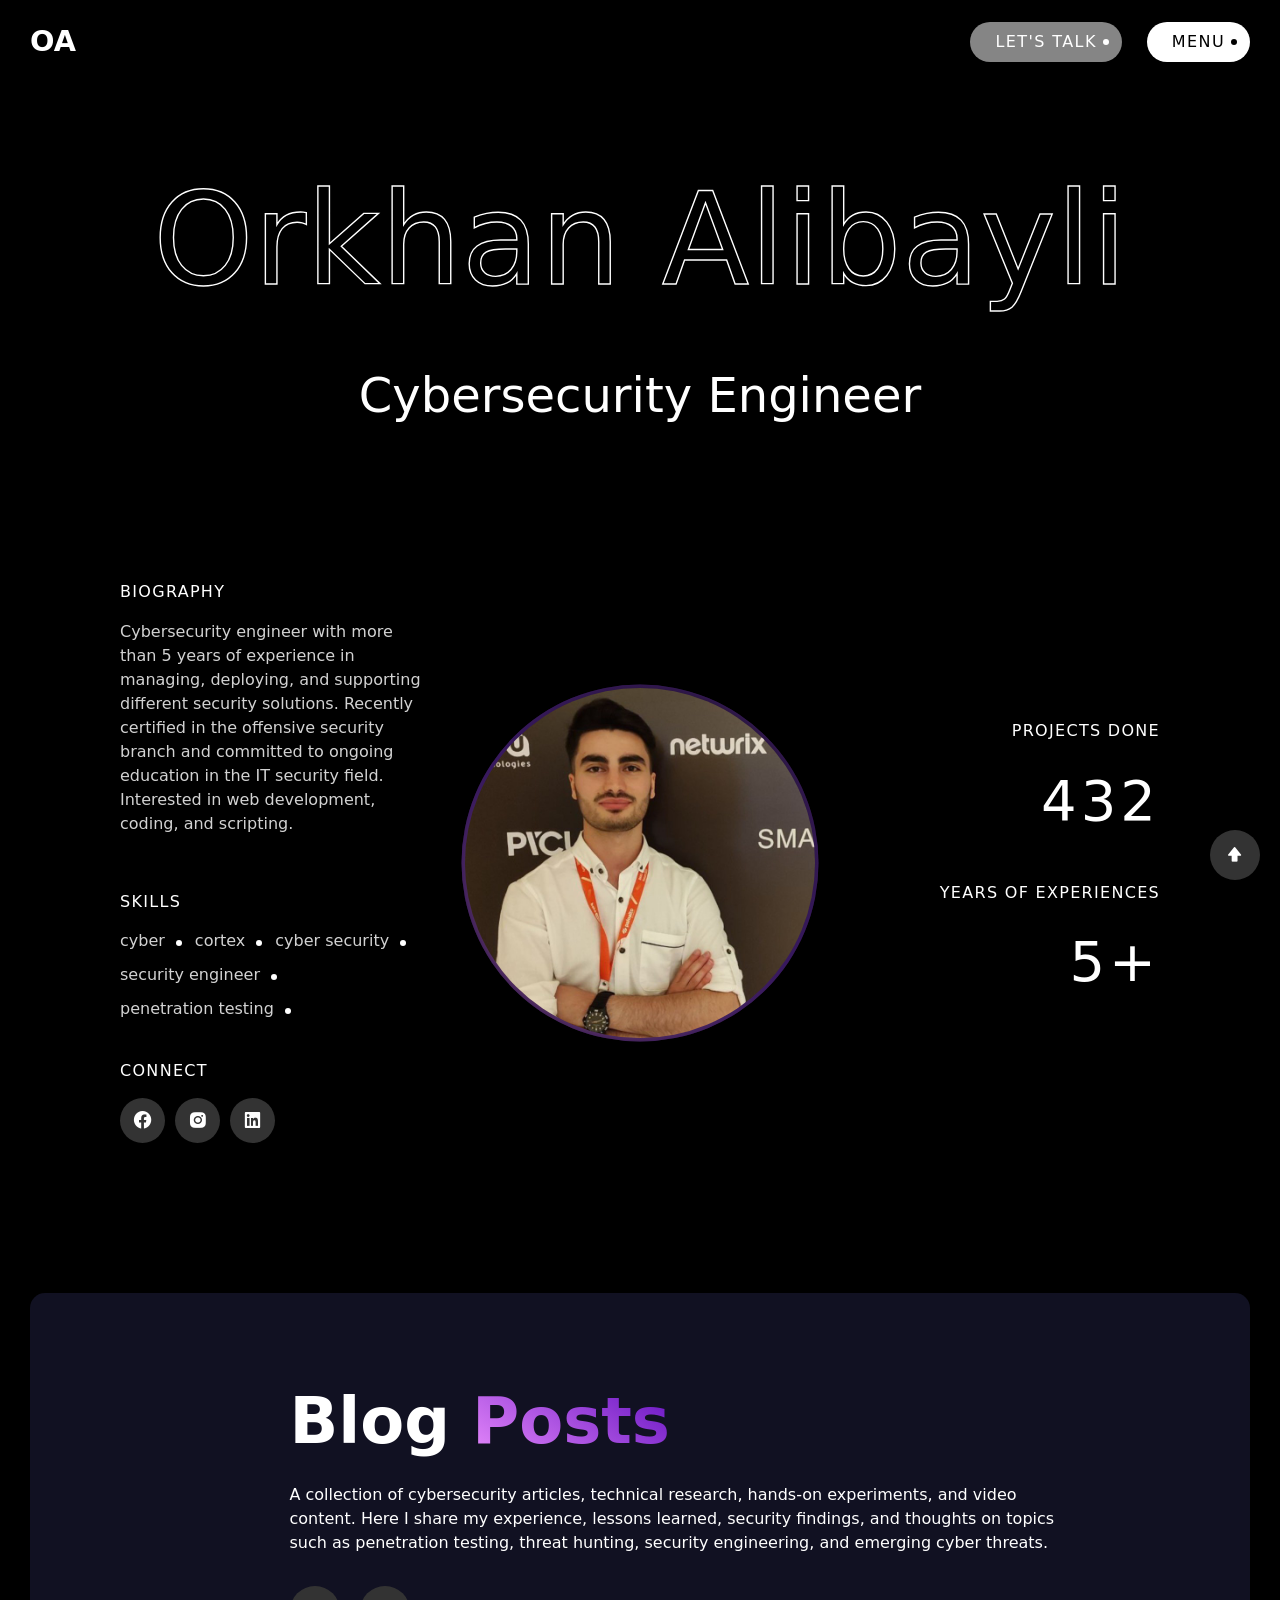
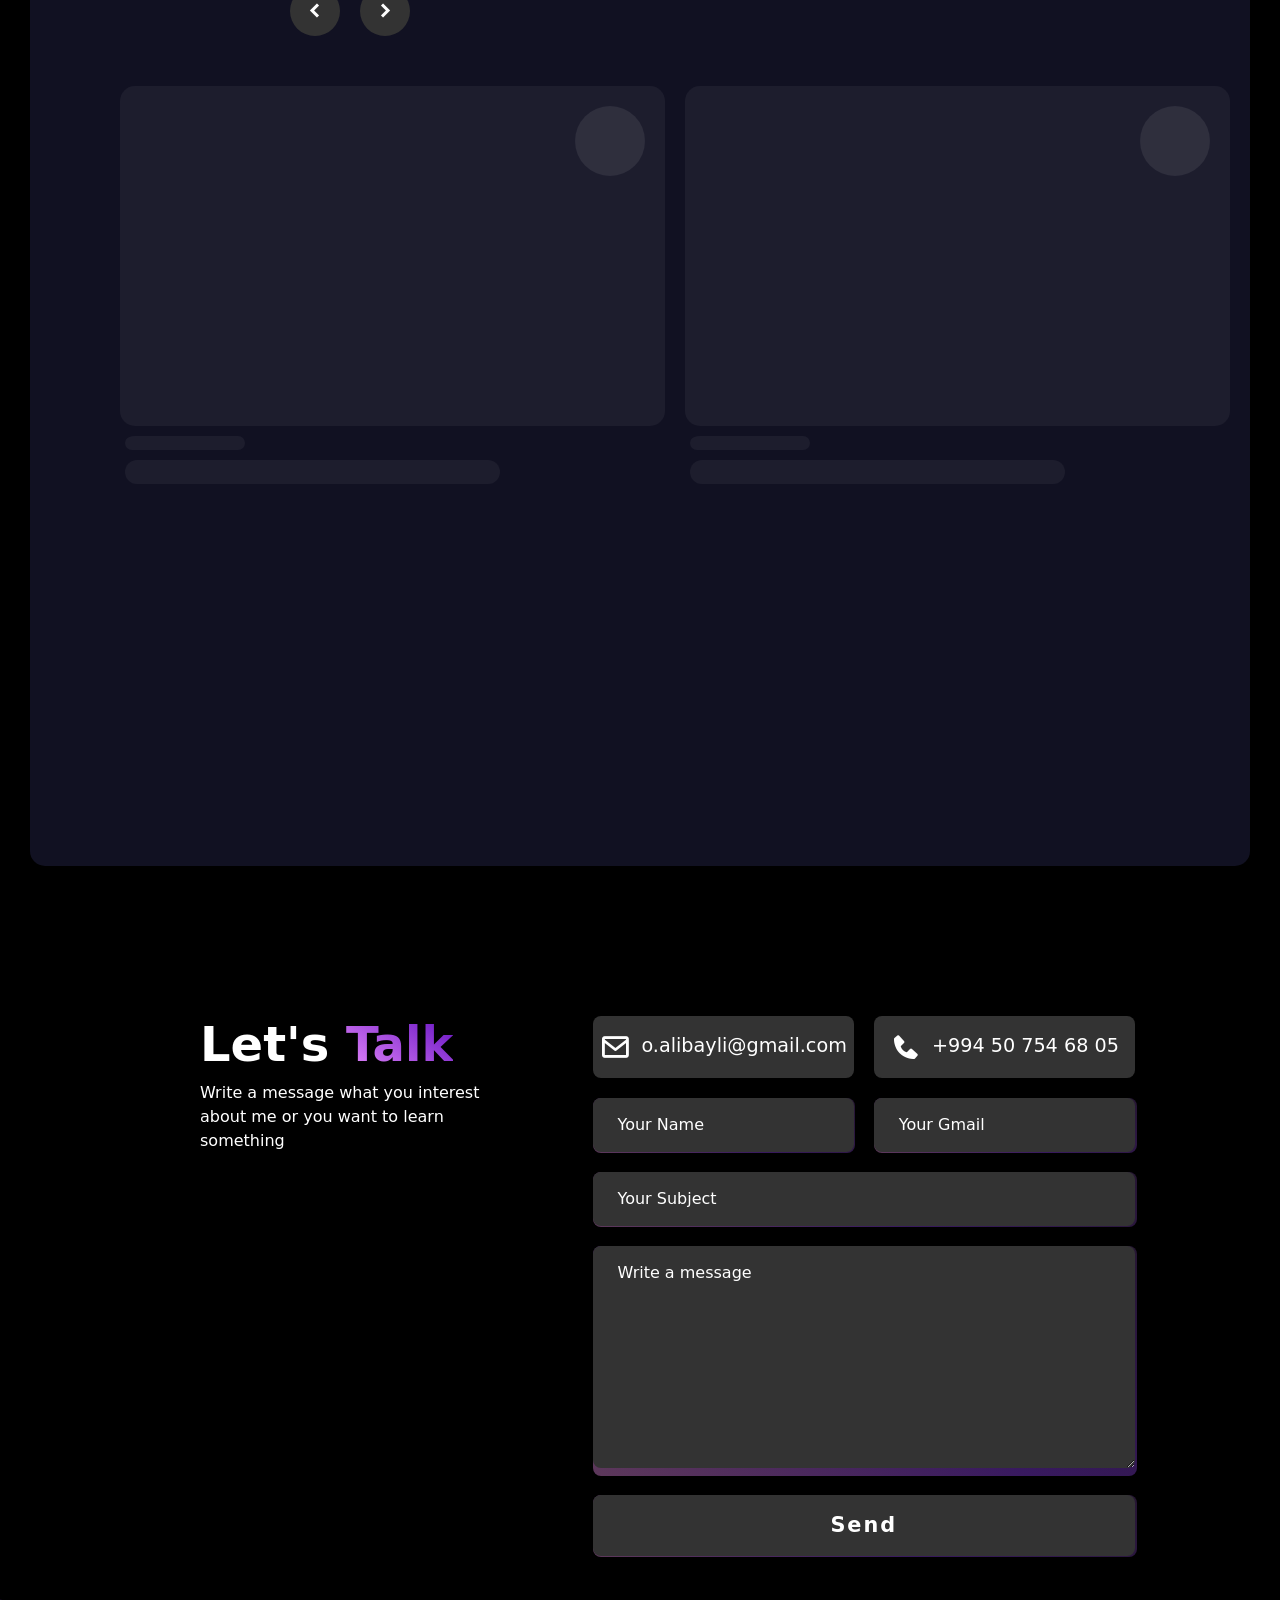
<file: index.html>
<!DOCTYPE html>
<html lang="en">

<head>
    <meta charset="UTF-8">
    <meta name="viewport" content="width=device-width, initial-scale=1.0">
    <link href='https://unpkg.com/boxicons@2.1.4/css/boxicons.min.css' rel='stylesheet'>
    <link rel="stylesheet" href="css/bootstrap.css">
    <link rel="stylesheet" href="style.css">
    <link rel="stylesheet" href="alertMessage.css">
    <title>Orkhan Alibayli</title>
</head>

<body>

    <main id="prime">
        <nav>
            <a href="#">OA</a>
            <ul>
                <li><a href="#contact">Let's Talk</a><a href="#contact">Let's Talk</a></li>
                <li><a class="for-click">Menu</a>
                    <ul class="for-click-menu">
                        <li><a href="#about">About</a></li>
                        <li><a href="#blog">Blog</a></li>
                        <li><a href="#contact">Contact</a></li>
                    </ul>
                </li>
            </ul>
        </nav>

        <section>
            <h1 id="about">Orkhan Alibayli</h1>
            <h2>Cybersecurity Engineer</h2>
            <div class="main-about">
                <div>
                    <div>
                        <h2>Biography</h2>
                        <p>
                            Cybersecurity engineer with more than 5 years of experience in managing, deploying, and
                            supporting different security solutions. Recently
                            certified in the offensive security branch and committed to ongoing education in the IT
                            security field. Interested in web development,
                            coding, and scripting.
                        </p>
                    </div>
                    <div>
                        <h2>Skills</h2>
                        <div>
                            <span>cyber</span>
                            <span>cortex</span>
                            <span>cyber security</span>
                            <span>security engineer</span>
                            <span>penetration testing</span>
                        </div>
                    </div>
                    <div>
                        <h2>Connect</h2>
                        <div>
                            <a href="https://www.facebook.com/orkhan.alibayli" target="_blank">
                                <i class='bx bxl-facebook-circle'></i>
                            </a>
                            <a href="https://www.instagram.com/orkhan_alibayli/" target="_blank">
                                <i class='bx bxl-instagram-alt'></i>
                            </a>
                            <!-- <a href=""><img src="photos/x.PNG"></a> -->
                            <a href="https://www.linkedin.com/in/orkhan-alibayli/" target="_blank">
                                <i class='bx bxl-linkedin-square'></i>
                            </a>
                        </div>
                    </div>
                </div>
                <div>
                    <img src="photos/profil.jpg" alt="my image">
                </div>
                <div>
                    <div>
                        <h2>Projects Done</h2>
                        <span>432</span>
                    </div>
                    <div>
                        <h2>Years of experiences</h2>
                        <span>5+</span>
                    </div>
                </div>
            </div>

            <div id="blog" class="main-blog">
                <div class="blog-phrase">
                    <h1>Blog <span>Posts</span></h1>

                    <p>
                        A collection of cybersecurity articles, technical research,
                        hands-on experiments, and video content. Here I share my
                        experience, lessons learned, security findings, and thoughts
                        on topics such as penetration testing, threat hunting,
                        security engineering, and emerging cyber threats.
                    </p>
                    <div class="left-right">
                        <i class='bx bxs-chevron-left'></i>
                        <i class='bx bxs-chevron-right'></i>
                    </div>
                </div>

                <div class="primary-blogs">
                    <div class="blogs"></div>
                </div>
            </div>

            <div id="contact" class="contact">
                <div>
                    <h1>Let's <span>Talk</span></h1>
                    <p>Write a message what you interest about me or you want to learn something</p>
                </div>

                <form action="#">
                    <div>
                        <a href="mailto:o.alibayli@gmail.com"><i class='bx bx-envelope'></i>o.alibayli@gmail.com</a>
                        <a href="tel:+994507546805"><i class='bx bxs-phone'></i>+994 50 754 68 05</a>
                    </div>
                    <div>
                        <label for="forName">
                            <input type="text" name="forName" class="nameOfPerson" required>
                            <span>Your Name</span>
                        </label>
                        <label for="forGmail">
                            <input type="email" name="forGmail" class="emailOfPerson" required>
                            <span>Your Gmail</span>
                        </label>
                    </div>
                    <label for="forSubject">
                        <input type="text" name="forSubject" class="subjectOfPerson" required>
                        <span>Your Subject</span>
                    </label>
                    <label for="forMessage">
                        <textarea name="forMessage" rows="8" class="textOfPerson" required></textarea>
                        <span>Write a message</span>
                    </label>
                    <label for="">
                        <input type="submit" value="Send" id="sendMessage">
                    </label>
                </form>
            </div>
        </section>

        <a href="#prime" id="forUp"><i class='bx bxs-upvote'></i></a>
    </main>

    <span class="cursor"></span>

    <div class="alert-box">
        <div class="alert-box-content">
            <h3 class="alert-type">Type</h3>
            <p class="alert-message">Message</p>
            <button onclick="closeAlert()" class="alert-btn">Bağla</button>
        </div>
    </div>

    <script src="https://smtpjs.com/v3/smtp.js"></script>
    <script src="js/bootstrap.js"></script>

    <script src="alertMessage.js"></script>
    <script type="module" src="./script.js"></script>
</body>

</html>
</file>
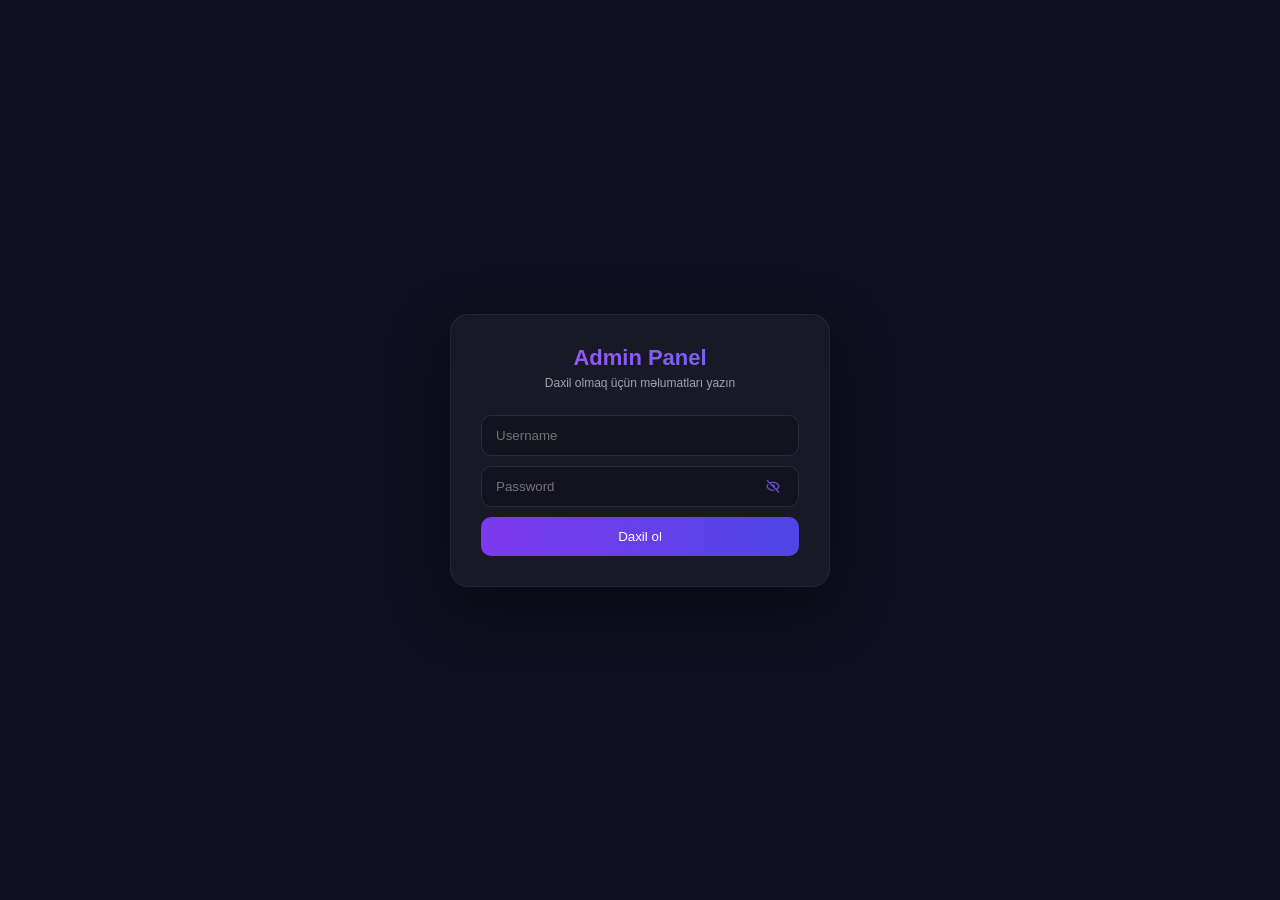
<file: admin/index.html>
<!DOCTYPE html>
<html lang="az">

<head>
    <meta charset="UTF-8">
    <meta name="viewport" content="width=device-width, initial-scale=1.0">
    <title>Admin Panel</title>

    <link rel="stylesheet" href="../alertMessage.css">
    <link rel="stylesheet" href="./css/admin.css">
</head>

<body>

    <div class="alert-box">
        <div class="alert-box-content">
            <h3 class="alert-type">Type</h3>
            <p class="alert-message">Message</p>
            <button onclick="closeAlert()" class="alert-btn">Bağla</button>
        </div>
    </div>

    <div class="admin">

        <aside class="sidebar">

            <div class="brand">
                <a href="/" class="brand-link">Əsas Səhifə</a>
                <h2>Admin Panel</h2>
                <span>Cyber Dashboard</span>
            </div>

            <button class="menu-btn active" data-page="blogs">
                📝 Bloglar
            </button>

            <button class="menu-btn" data-page="messages">
                💬 Mesajlar
            </button>

            <button class="menu-btn" data-page="profile">
                👤 Profil
            </button>

        </aside>

        <main class="content">

            <!-- BLOGS -->

            <section id="blogs-page" class="page active">

                <div class="card">

                    <h2>Blog Yarat</h2>

                    <input type="text" id="nameOfBlog" placeholder="Blog adı">

                    <input type="text" id="linkOfBlog" placeholder="Link">

                    <input type="date" id="dateOfBlog" placeholder="Tarix">

                    <textarea id="paragrafOfBlog" placeholder="Mətn"></textarea>
                    
                    <input type="file" id="coverOfBlog" placeholder="Cover">

                    <button id="createBlog">
                        Yarat
                    </button>

                    <button id="cancelBlog">
                        Ləğv et
                    </button>

                </div>

                <div class="card">

                    <h2>Bloglar</h2>

                    <table>

                        <thead>

                            <tr>
                                <th>Ad</th>
                                <th>Tarix</th>
                                <th>Əməliyyat</th>
                            </tr>

                        </thead>

                        <tbody id="blogsTable">

                        </tbody>

                    </table>

                </div>

            </section>

            <!-- MESSAGES -->

            <section id="messages-page" class="page">

                <div class="messages-container">

                    <!-- LEFT SIDEBAR -->
                    <div class="chat-sidebar">

                        <input id="searchMessage" type="text" placeholder="🔍 Gmail axtar...">

                        <div id="gmails" class="chat-users"></div>

                    </div>

                    <!-- RIGHT CHAT AREA -->
                    <div class="chat-box">

                        <div class="chat-header">
                            <h3 id="activeUser">Gmail seçin</h3>
                        </div>

                        <div id="messages" class="chat-messages">
                            <!-- messages -->
                        </div>

                    </div>

                </div>

            </section>

            <!-- PROFILE -->

            <section id="profile-page" class="page">

                <div class="card">

                    <h2>Profil</h2>

                    <input type="text" id="name">

                    <input type="text" id="surname">

                    <input type="text" id="username">

                    <input type="email" id="gmail">

                    <button id="updateProfile">
                        Yadda Saxla
                    </button>
                    <a href="changePassword.html" class="change-password-link">
                        Şifrəni Dəyiş
                    </a>
                </div>

            </section>

            <div class="loading-container">

                <div class="loading-card">
                    <div class="loading-image"></div>

                    <div class="loading-content">
                        <div class="loading-line w-80"></div>
                        <div class="loading-line w-40"></div>
                        <div class="loading-line w-100"></div>
                        <div class="loading-line w-70"></div>
                    </div>
                </div>

                <div class="loading-card">
                    <div class="loading-image"></div>

                    <div class="loading-content">
                        <div class="loading-line w-75"></div>
                        <div class="loading-line w-35"></div>
                        <div class="loading-line w-100"></div>
                        <div class="loading-line w-60"></div>
                    </div>
                </div>

                <div class="loading-card">
                    <div class="loading-image"></div>

                    <div class="loading-content">
                        <div class="loading-line w-90"></div>
                        <div class="loading-line w-30"></div>
                        <div class="loading-line w-100"></div>
                        <div class="loading-line w-80"></div>
                    </div>
                </div>

            </div>

        </main>

    </div>

    <script type="module" src="./js/admin.js"></script>

    <script src="../alertMessage.js"></script>
</body>

</html>
</file>
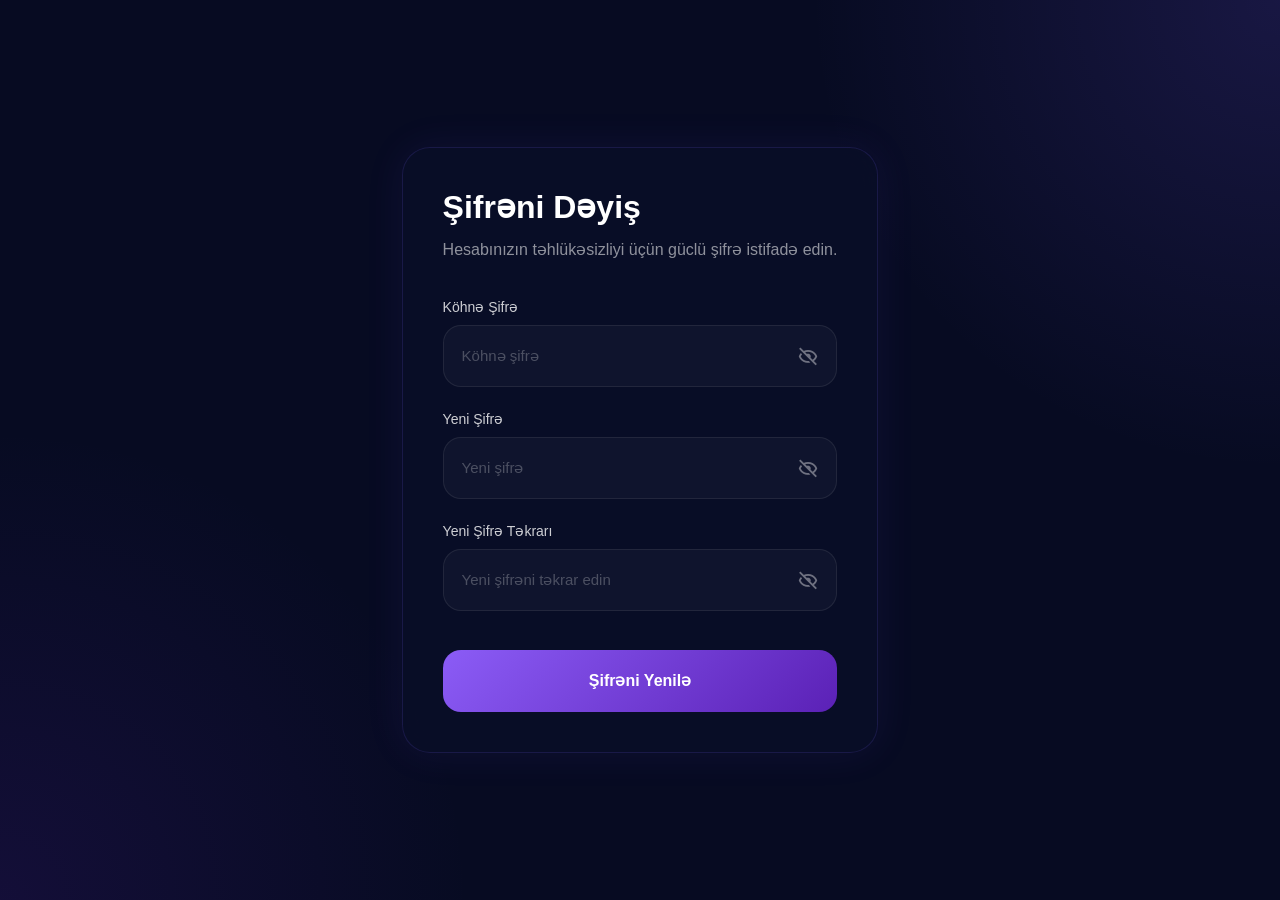
<file: admin/changePassword.html>
<!DOCTYPE html>
<html lang="en">

<head>
    <meta charset="UTF-8">
    <meta name="viewport" content="width=device-width, initial-scale=1.0">
    <link href="https://unpkg.com/boxicons@2.1.4/css/boxicons.min.css" rel="stylesheet">
    <title>Document</title>
</head>

<style>
    * {
        padding: 0;
        margin: 0;
        box-sizing: border-box;
    }

    body {
        min-height: 100vh;

        background:
            radial-gradient(circle at top right,
                rgba(124, 92, 255, .15),
                transparent 30%),
            radial-gradient(circle at bottom left,
                rgba(91, 33, 182, .15),
                transparent 30%),
            #070b22;

        font-family: sans-serif;

        display: flex;
        justify-content: center;
        align-items: center;

        padding: 40px;
    }

    .password-card {

        width: 100%;
        max-width: 700px;

        background:
            rgba(10, 15, 40, .75);

        backdrop-filter: blur(20px);

        border:
            1px solid rgba(124, 92, 255, .15);

        border-radius: 28px;

        padding: 40px;

        box-shadow:
            0 0 40px rgba(124, 92, 255, .08);
    }

    .password-header {

        margin-bottom: 35px;
    }

    .password-header h2 {

        color: white;

        font-size: 32px;

        margin-bottom: 10px;
    }

    .password-header p {

        color: rgba(255, 255, 255, .55);

        line-height: 1.7;
    }

    .input-group {

        margin-bottom: 24px;
    }

    .input-group label {

        display: block;

        color: rgba(255, 255, 255, .8);

        margin-bottom: 10px;

        font-size: 14px;
    }

    .password-input {

        position: relative;
    }

    .password-input input {

        width: 100%;

        height: 62px;

        border-radius: 18px;

        border:
            1px solid rgba(255, 255, 255, .08);

        background:
            rgba(255, 255, 255, .03);

        color: white;

        font-size: 15px;

        padding: 0 60px 0 18px;

        transition: .25s;

        outline: none;
    }

    .password-input input::placeholder {

        color:
            rgba(255, 255, 255, .25);
    }

    .password-input input:focus {

        border-color:
            rgba(124, 92, 255, .8);

        box-shadow:
            0 0 20px rgba(124, 92, 255, .25);
    }

    .password-input i {

        position: absolute;

        top: 50%;
        right: 18px;

        transform: translateY(-50%);

        color:
            rgba(255, 255, 255, .4);

        font-size: 22px;

        cursor: pointer;

        transition: .25s;
    }

    .password-input i:hover {

        color: #8b5cf6;
    }

    #changePasswordBtn {

        width: 100%;

        height: 62px;

        margin-top: 15px;

        border: none;

        border-radius: 18px;

        cursor: pointer;

        font-size: 16px;
        font-weight: 700;

        color: white;

        background:
            linear-gradient(135deg,
                #8b5cf6,
                #5b21b6);

        transition: .25s;
    }

    #changePasswordBtn:hover {

        transform:
            translateY(-2px);

        box-shadow:
            0 15px 35px rgba(124, 92, 255, .35);
    }

    #changePasswordBtn:active {

        transform:
            translateY(0);
    }

    .toggle-password:hover {
        color: #8b5cf6;
        transform:
            translateY(-50%) scale(1.15);
    }

    @media (max-width: 992px) {

        body {
            padding: 30px;
        }

        .password-card {
            max-width: 100%;
            padding: 35px;
        }

        .password-header h2 {
            font-size: 28px;
        }
    }

    @media (max-width: 768px) {

        body {
            padding: 20px;
        }

        .password-card {
            padding: 30px 25px;
            border-radius: 24px;
        }

        .password-header {
            margin-bottom: 30px;
        }

        .password-header h2 {
            font-size: 24px;
        }

        .password-header p {
            font-size: 14px;
        }

        .password-input input {
            height: 58px;
            font-size: 14px;
        }

        #changePasswordBtn {
            height: 58px;
            font-size: 15px;
        }
    }

    @media (max-width: 576px) {

        body {
            padding: 15px;
        }

        .password-card {
            padding: 25px 18px;
            border-radius: 20px;
        }

        .password-header h2 {
            font-size: 22px;
        }

        .password-header p {
            font-size: 13px;
            line-height: 1.6;
        }

        .input-group {
            margin-bottom: 18px;
        }

        .input-group label {
            font-size: 13px;
        }

        .password-input input {
            height: 54px;
            border-radius: 15px;
            padding: 0 52px 0 15px;
        }

        .password-input i {
            right: 15px;
            font-size: 20px;
        }

        #changePasswordBtn {
            height: 54px;
            border-radius: 15px;
        }
    }

    @media (max-width: 380px) {

        body {
            padding: 10px;
        }

        .password-card {
            padding: 20px 15px;
        }

        .password-header h2 {
            font-size: 20px;
        }

        .password-header p {
            font-size: 12px;
        }

        .password-input input {
            height: 50px;
            font-size: 13px;
        }

        #changePasswordBtn {
            height: 50px;
            font-size: 14px;
        }
    }
</style>

<link rel="stylesheet" href="../alertMessage.css">

<body>

    <div class="alert-box">
        <div class="alert-box-content">
            <h3 class="alert-type">Type</h3>
            <p class="alert-message">Message</p>
            <button onclick="closeAlert()" class="alert-btn">Bağla</button>
        </div>
    </div>


    <section id="change-password-page" class="page">

        <div class="password-card">

            <div class="password-header">

                <h2>Şifrəni Dəyiş</h2>

                <p>
                    Hesabınızın təhlükəsizliyi üçün güclü şifrə istifadə edin.
                </p>

            </div>

            <form id="changePasswordForm" class="password-form">

                <div class="input-group">

                    <label>Köhnə Şifrə</label>

                    <div class="password-input">

                        <input type="password" id="oldPassword" placeholder="Köhnə şifrə">

                        <i class="toggle-password bx bx-hide" data-target="oldPassword">
                        </i>

                    </div>

                </div>

                <div class="input-group">

                    <label>Yeni Şifrə</label>

                    <div class="password-input">

                        <input type="password" id="newPassword" placeholder="Yeni şifrə">

                        <i class="toggle-password bx bx-hide" data-target="newPassword">
                        </i>

                    </div>

                </div>

                <div class="input-group">

                    <label>Yeni Şifrə Təkrarı</label>

                    <div class="password-input">

                        <input type="password" id="repeatPassword" placeholder="Yeni şifrəni təkrar edin">

                        <i class="toggle-password bx bx-hide" data-target="repeatPassword">
                        </i>

                    </div>

                </div>

                <button id="changePasswordBtn">
                    Şifrəni Yenilə
                </button>

            </form>

        </div>

    </section>


    <script type="module">
        import { api } from "../../js/api.js";

        const showAlert = (type, message) => {
            const alertBoxInForm = document.querySelector('.alert-box');
            const alert = {
                type,
                message
            };
            localStorage.setItem('alert', JSON.stringify(alert));
            effectAlert();
            alertBoxInForm.style.display = 'flex';
        };

        const form =
            document.getElementById(
                "changePasswordForm"
            );

        form.addEventListener(
            "submit",
            async (e) => {

                e.preventDefault();

                const oldPassword =
                    document.getElementById(
                        "oldPassword"
                    ).value;

                const newPassword =
                    document.getElementById(
                        "newPassword"
                    ).value;

                const repeatPassword =
                    document.getElementById(
                        "repeatPassword"
                    ).value;

                if (
                    newPassword !== repeatPassword
                ) {

                    showAlert(
                        "error",
                        "Yeni parollar uyğun gəlmir"
                    );

                    return;
                }

                try {

                    const res =
                        await api.patch(
                            "/admin/changePassword",
                            {
                                oldPassword,
                                newPassword
                            }
                        );


                    showAlert(
                        "success",
                        res.message
                    );

                    setTimeout(() => {
                        window.location.href = "/admin/login.html";
                    }, 1500);

                } catch (error) {

                    showAlert(
                        "error",
                        error.message
                    );

                    return;
                }

            }
        );

        document
            .querySelectorAll(".toggle-password")
            .forEach(icon => {

                icon.addEventListener("click", () => {

                    const target =
                        document.getElementById(
                            icon.dataset.target
                        );

                    if (
                        target.type ===
                        "password"
                    ) {

                        target.type = "text";

                        icon.classList.remove(
                            "bx-hide"
                        );

                        icon.classList.add(
                            "bx-show"
                        );

                    } else {

                        target.type =
                            "password";

                        icon.classList.remove(
                            "bx-show"
                        );

                        icon.classList.add(
                            "bx-hide"
                        );
                    }

                });

            });
    </script>

    <script src="../alertMessage.js"></script>
</body>

</html>
</file>
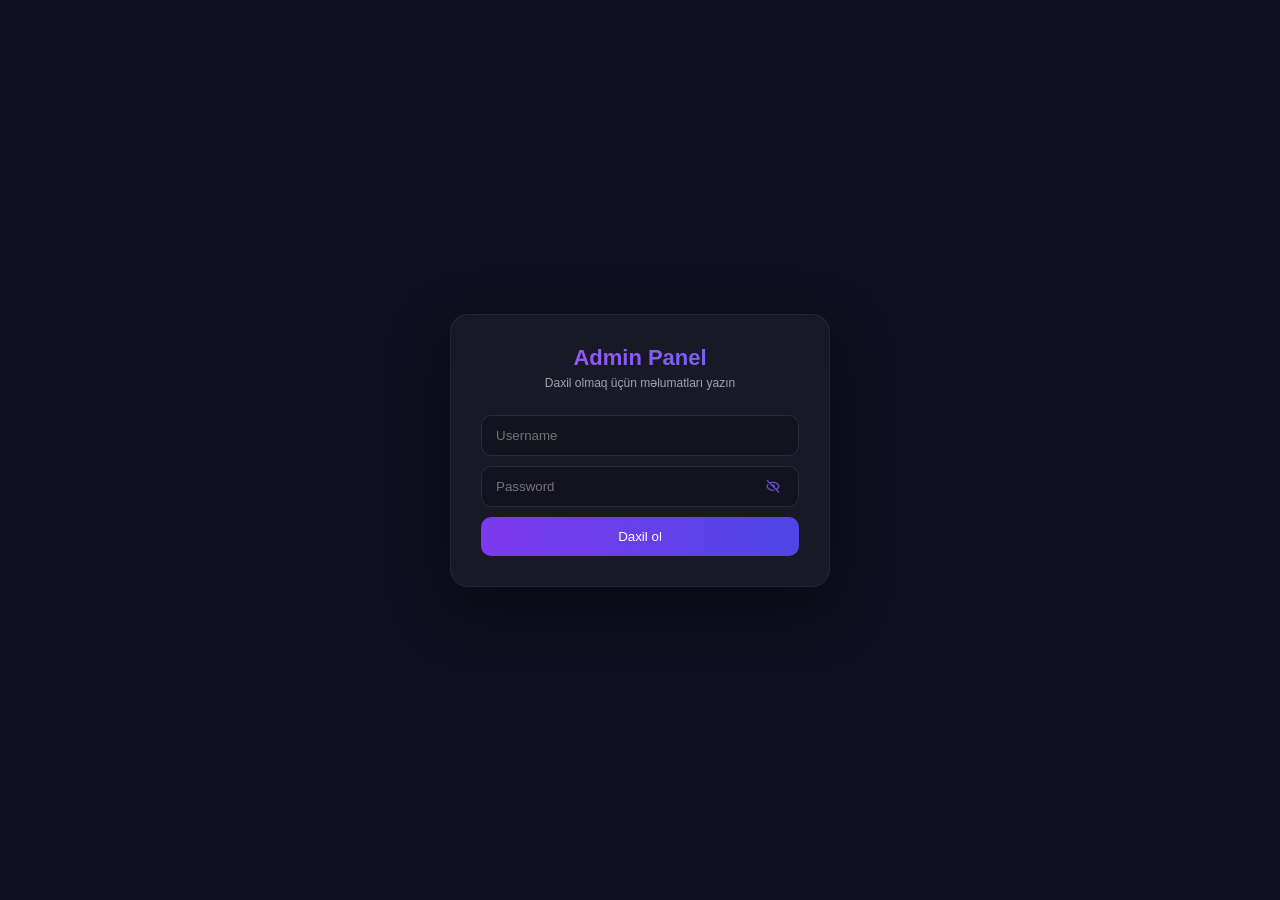
<file: admin/login.html>
<!DOCTYPE html>
<html lang="az">

<head>
    <meta charset="UTF-8" />
    <meta name="viewport" content="width=device-width,initial-scale=1.0" />
    <link href="https://unpkg.com/boxicons@2.1.4/css/boxicons.min.css" rel="stylesheet">
    <title>Admin Login</title>
    <style>
        * {
            padding: 0px;
            margin: 0px;
            box-sizing: border-box;
        }

        body {
            display: flex;
            justify-content: center;
            align-items: center;
            min-height: 100vh;
            background: #0f0f1f;
            font-family: Inter, sans-serif
        }

        .login-card {
            width: 380px;
            padding: 30px;
            border-radius: 18px;
            background: rgba(255, 255, 255, 0.04);
            border: 1px solid rgba(255, 255, 255, 0.06);
            backdrop-filter: blur(15px);
            box-shadow: 0 20px 60px rgba(0, 0, 0, 0.4)
        }

        .login-title {
            text-align: center;
            margin-bottom: 25px
        }

        .login-title h1 {
            font-size: 22px;
            background: linear-gradient(90deg, #a855f7, #6366f1);
            -webkit-background-clip: text;
            -webkit-text-fill-color: transparent
        }

        .login-title p {
            font-size: 12px;
            opacity: 0.6;
            margin-top: 5px;
            color: #fff
        }

        .error {
            font-size: 12px;
            color: #ff4d6d;
            margin-bottom: 10px;
            display: none
        }

        .input-login {
            width: 100% !important;
            padding: 12px 14px;
            margin-bottom: 10px;
            border-radius: 10px;
            border: 1px solid rgba(255, 255, 255, 0.1);
            background: rgba(0, 0, 0, 0.2);
            color: #fff;
            outline: none
        }

        .input-login:focus {
            border-color: #a855f7;
            box-shadow: 0 0 10px rgba(168, 85, 247, 0.2)
        }

        .login-btn {
            width: 100%;
            padding: 12px;
            border: none;
            border-radius: 10px;
            background: linear-gradient(90deg, #7c3aed, #4f46e5);
            color: #fff;
            cursor: pointer
        }

        .login-btn:hover {
            transform: translateY(-2px);
            box-shadow: 0 10px 25px rgba(124, 58, 237, 0.3)
        }

        .toggle-password {
            position: absolute;
            top: 12px;
            right: 18px;
            color: rgba(124, 92, 255, .8);
            cursor: pointer;
            transition: .25s;
        }
    </style>
</head>

<body>
    <div class="login-card">
        <div class="login-title">
            <h1>Admin Panel</h1>
            <p>Daxil olmaq üçün məlumatları yazın</p>
        </div>
        <div class="error" id="errorBox"></div>
        <input type="text" id="username" class="input-login" placeholder="Username">
        <div style="position: relative;">
            <input type="password" id="password" class="input-login" placeholder="Password">
            <i class="toggle-password bx bx-hide" data-target="password"></i>
        </div>

        <button class="login-btn" onclick="login()">Daxil ol</button>
    </div>
    <script type="module">

        const loginBtn = document.querySelector(".login-btn");

        import { api } from "../js/api.js";

        const errorBox = document.getElementById("errorBox");

        window.login = async function () {

            const username = document.getElementById("username").value.trim();
            const password = document.getElementById("password").value.trim();

            if (!username || !password) {
                errorBox.style.display = "block";
                errorBox.textContent = "Bütün xanaları doldur!";
                return;
            }
            try {
                loginBtn.textContent = "Daxil olunur...";
                const res = await api.post("/login", { username, password });
                loginBtn.textContent = "Uğurla daxil olundu!";
                errorBox.style.display = "none";
                if (res.isChangePassword) {
                    localStorage.setItem('signed', JSON.stringify(true));
                    window.location.href = "/admin/index.html";
                }
                else {
                    window.location.href = "/admin/changePassword.html";
                }
            } catch (err) {
                errorBox.style.display = "block";
                errorBox.textContent = err.message || "Xəta baş verdi";
            }
            finally {
                loginBtn.textContent = "Daxil ol";
            }
        }

        document
            .querySelectorAll(".toggle-password")
            .forEach(icon => {

                icon.addEventListener("click", () => {

                    const target =
                        document.getElementById(
                            icon.dataset.target
                        );

                    if (!target) return;

                    target.type =
                        target.type === "password"
                            ? "text"
                            : "password";

                    icon.classList.toggle("bx-hide");
                    icon.classList.toggle("bx-show");

                });

            });
    </script>
</body>

</html>
</file>
<file: style.css>
* {
    padding: 0;
    margin: 0;
    box-sizing: border-box;
    list-style: none;
}

::-webkit-scrollbar {
    width: .7rem;
    height: .7rem;
}

::-webkit-scrollbar-thumb {
    background: linear-gradient(35deg, rgb(93, 56, 91), rgb(56, 25, 95), rgb(38, 22, 51));
}

::-webkit-scrollbar-track {
    background: black;
}

a:hover {
    color: white;
}

html {
    scroll-behavior: smooth;
}

body {
    background-color: #000;
}

body>main {
    display: flex;
    flex-direction: column;
    gap: 50px;
}

body>main>nav {
    display: flex;
    justify-content: space-between;
    align-items: center;
    padding: 20px 30px;
    position: sticky;
    top: 0;
    z-index: 1000;
    background-color: rgba(0, 0, 0, .15);
}

body>main>nav>a {
    color: white;
    font-weight: 900;
    text-decoration: none;
    transition: .5s;
    font-size: 1.8rem;
    display: flex;
    align-items: center;
}

body>main>nav>a:hover {
    background: linear-gradient(35deg, #e78afc, #6310C0);
    -webkit-background-clip: text;
    -webkit-text-fill-color: transparent;
}

body>main>nav>ul {
    display: flex;
    gap: 25px;
    position: relative;
    padding: 0;
    margin: 0;
}

body>main>nav>ul>li {
    padding: 0;
    margin: 0;
    border-radius: 1.3rem;
    background-color: rgba(190, 190, 190, .7);
    backdrop-filter: blur(2px);
    height: 40px;
    display: flex;
    align-items: center;
}

body>main>nav>ul>li:nth-child(1) {
    position: relative;
    overflow: hidden;
}

body>main>nav>ul>li>a {
    margin: 0;
    padding: 0 25px;
    display: flex;
    align-items: center;
    height: 100%;
    color: white;
    text-decoration: none;
    text-transform: uppercase;
    letter-spacing: 1.4px;
    font-size: 1rem;
    font-weight: 500;
    transition: .3s;
}

body>main>nav>ul>li:nth-child(1)>a:nth-child(2) {
    position: absolute;
    bottom: -100%;
}

body>main>nav>ul>li:nth-child(1):hover>a:nth-child(2) {
    position: relative;
    bottom: 0%;
}

body>main>nav>ul>li:nth-child(1)>a:nth-child(1) {
    position: relative;
    top: 0%;
}

body>main>nav>ul>li:nth-child(1):hover>a:nth-child(1) {
    position: absolute;
    top: -100%;
}

body>main>nav>ul>li:nth-child(1):hover {
    background: linear-gradient(35deg, rgba(93, 56, 91, .7), rgba(56, 25, 95, .7), rgba(38, 22, 51, .7));
}

body>main>nav>ul>li:nth-child(2) {
    background-color: white;
}

body>main>nav>ul>li:nth-child(2)>a {
    color: black;
    cursor: pointer;
}

body>main>nav>ul>li>a::before {
    content: '';
    position: absolute;
    right: 13px;
    width: 6px;
    height: 6px;
    scale: 1;
    background-color: white;
    border-radius: 50%;
    transition: .1s;
}

body>main>nav>ul>li:nth-child(2)>a::before {
    background-color: black;
}

body>main>nav>ul>li>a:hover::before {
    scale: 1.7;
    background-color: gray;
    box-shadow: 0 0 5px lightgray;
}



body>main>nav>ul>li>.for-click-menu {
    display: flex;
    flex-direction: column;
    gap: 12px;
    z-index: 10000991;
    visibility: hidden;
    opacity: 0;
    position: absolute;
    top: 64px;
    right: 0px;
    width: 268px;
    background-image: linear-gradient(45deg, rgba(255, 130, 243, .9) 0%, rgba(123, 19, 255, .9) 50%, rgba(64, 13, 100, .9) 100%);
    backdrop-filter: blur(5px);
    border-radius: 8px;
    padding: 25px 35px;
    text-align: left;
    -webkit-transition: linear 0.1s;
    transition: linear 0.2s;
    -webkit-transform: translateY(25px);
    transform: translateY(25px);
}

body>main>nav>ul>li>.for-click-menu-add {
    visibility: visible;
    opacity: 1;
    -webkit-transform: translateY(0px);
    transform: translateY(0px);
}

body>main>nav>ul>li>ul>li {
    width: 100%;
}

body>main>nav>ul>li>ul>li>a {
    color: white;
    font-weight: 500;
    text-decoration: none;
    letter-spacing: 1.5px;
    font-size: 1.15rem;
    transition: .2s;
    padding-left: 0;
}

body>main>nav>ul>li>ul>li:hover>a {
    padding-left: 30px;
}





body>main>section {
    display: flex;
    flex-direction: column;
    gap: 50px;
}

body>main>section>h1 {
    color: white;
    -webkit-text-fill-color: transparent;
    -webkit-text-stroke-width: 1.4px;
    -webkit-text-stroke-color: white;
    font-size: 800%;
    text-align: center;
    padding: 30px 0;
    padding-bottom: 0;
    margin: 0;
}

body>main>section>h2 {
    font-size: 300%;
    color: white;
    padding: 0;
    text-align: center;
    padding-bottom: 50px;
}

body>main>section>.main-about {
    display: flex;
    gap: 35px;
    padding: 50px 120px;
    align-items: center;
}

body>main>section>.main-about>div {
    display: flex;
    flex-direction: column;
    gap: 40px;
    width: 100%;
}

body>main>section>.main-about>div:nth-child(1) {
    align-items: flex-start;
}

body>main>section>.main-about>div>div {
    display: flex;
    flex-direction: column;
    gap: 10px;
}

body>main>section>.main-about>div>div>h2 {
    color: white;
    text-transform: uppercase;
    letter-spacing: 1.3px;
    font-weight: 500;
    font-size: 1rem;
}

body>main>section>.main-about>div>div>p {
    color: rgb(210, 210, 210);
}

body>main>section>.main-about>div>div>div {
    display: flex;
    flex-wrap: wrap;
    gap: 10px;
}

body>main>section>.main-about>div>div>div>span {
    position: relative;
    padding-right: 20px;
    color: rgb(210, 210, 210);
    display: flex;
    align-items: center;
}

body>main>section>.main-about>div>div>div>span::after {
    content: '';
    position: absolute;
    top: 45%;
    right: 3px;
    width: 6px;
    height: 6px;
    background-color: white;
    border-radius: 50%;
}

body>main>section>.main-about>div>div>div>a {
    color: white;
    text-decoration: none;
    width: 45px;
    height: 45px;
    background-color: #333;
    border-radius: 50%;
    font-size: 1.3rem;
    display: flex;
    justify-content: center;
    align-items: center;
}

body>main>section>.main-about>div>div>div>a:hover {
    background: linear-gradient(35deg, rgb(93, 56, 91), rgb(56, 25, 95), rgb(38, 22, 51));
}

/* body>main>section>div>div>div>div>a>img{
    width: 20px;
    height: 20px;
    border-radius: 50%;
} */


body>main>section>.main-about>div:nth-child(2) {
    display: flex;
    align-items: center;
    justify-content: center;
    position: relative;
}

body>main>section>.main-about>div:nth-child(2)::after {
    content: '';
    position: absolute;
    width: 350px;
    height: 350px;
    background: linear-gradient(35deg, rgb(93, 56, 91), rgb(56, 25, 95), rgb(38, 22, 51));
    border-radius: 50%;
    scale: 1.02;
    box-shadow: inset 0 0 5px rgb(56, 25, 95);
}

body>main>section>.main-about>div:nth-child(2)>img {
    width: 350px;
    height: 350px;
    border-radius: 50%;
    z-index: 1;
}

body>main>section>.main-about>div:nth-child(3) {
    align-items: flex-end;
}

body>main>section>.main-about>div:nth-child(3)>div {
    align-items: flex-end;
}

body>main>section>.main-about>div:nth-child(3)>div>span {
    color: white;
    font-size: 3.5rem;
    font-weight: 450;
    letter-spacing: 4px;
}


body>main>section>.main-blog {
    display: flex;
    flex-direction: column;
    align-items: center;
    gap: 50px;
    padding: 90px;
    padding-right: 0;
    margin: 50px 30px;
    width: calc(100% - 60px);
    background-color: #112;
    border-radius: 15px;
}

body>main>section>.main-blog>.blog-phrase {
    display: flex;
    flex-direction: column;
    gap: 15px;
    width: 70%;
}

body>main>section>.main-blog>.blog-phrase>h1 {
    color: white;
    font-size: 4rem;
    font-weight: 700;
}

body>main>section>.main-blog>.blog-phrase>h1>span {
    background: linear-gradient(35deg, #e78afc, #6310C0);
    -webkit-background-clip: text;
    -webkit-text-fill-color: transparent;
}

body>main>section>.main-blog>.blog-phrase>p {
    color: white;
}

body>main>section>.main-blog>.blog-phrase>div {
    display: flex;
    gap: 20px;
}

body>main>section>.main-blog>.blog-phrase>div>i {
    cursor: pointer;
    background-color: #333;
    width: 50px;
    height: 50px;
    border-radius: 50%;
    color: white;
    display: flex;
    align-items: center;
    justify-content: center;
    font-size: 1.5rem;
    transition: .4s;
}

body>main>section>.main-blog>.primary-blogs {
    width: 100%;
    overflow: hidden;
}

body>main>section>.main-blog>.primary-blogs>.blogs {
    display: flex;
    gap: 20px;
    position: relative;
}

body>main>section>.main-blog>.primary-blogs>.blogs>div {
    display: flex;
    flex-direction: column;
    gap: 10px;
    position: relative;
    transition: .5s;
}

body>main>section>.main-blog>.primary-blogs>.blogs>div>div {
    width: 100%;
    height: 400px;
    position: relative;
    border-radius: 15px;
    overflow: hidden;
    transition: .3s;
}

body>main>section>.main-blog>.primary-blogs>.blogs>div>div>img {
    width: 100%;
    height: 100%;
    object-fit: cover;
    border-radius: 15px;
    scale: 1;
    transition: .4s;
}

body>main>section>.main-blog>.primary-blogs>.blogs>div>div>img:hover {
    scale: 1.05;
}

body>main>section>.main-blog>.primary-blogs>.blogs>div>div:hover::before {
    content: '';
    background: linear-gradient(35deg, rgba(93, 56, 91, .3), rgba(56, 25, 95, .3), rgba(38, 22, 51, .3));
    position: absolute;
    top: 0;
    left: 0;
    width: 100%;
    height: 100%;
    z-index: 10;
    pointer-events: none;
}

body>main>section>.main-blog>.primary-blogs>.blogs>div>div>a {
    position: absolute;
    right: 20px;
    top: 20px;
    color: white;
    background: linear-gradient(35deg, rgba(93, 56, 91, .9), rgba(56, 25, 95, .9), rgba(38, 22, 51, .9));
    border-radius: 50%;
    font-size: 4rem;
    display: flex;
    align-items: center;
    justify-content: center;
    text-decoration: none;
}

body>main>section>.main-blog>.primary-blogs>.blogs>div>span {
    color: white;
    font-weight: 700;
    text-transform: uppercase;
    font-family: 'Courier New', Courier, monospace;
    letter-spacing: 1px;
    padding-top: 10px;
}

body>main>section>.main-blog>.primary-blogs>.blogs>div>span::before {
    content: 'by admin  -  ';
    position: relative;
}

body>main>section>.main-blog>.primary-blogs>.blogs>div>h3 {
    color: white;
    font-weight: 700;
    text-transform: capitalize;
    position: relative;
    padding-bottom: 12px;
}

body>main>section>.contact {
    padding: 50px 120px;
    display: flex;
    gap: 50px;
}

body>main>section>.contact>div {
    width: 40%;
    padding-left: 80px;
}

body>main>section>.contact>div>h1 {
    color: white;
    font-weight: 900;
    font-size: 3rem;
}

body>main>section>.contact>div>h1>span {
    background: linear-gradient(35deg, #e78afc, #6310C0);
    -webkit-background-clip: text;
    -webkit-text-fill-color: transparent;
}

body>main>section>.contact>div>p {
    color: white;
}

body>main>section>.contact>form {
    width: 60%;
    display: flex;
    flex-direction: column;
    gap: 20px;
    padding: 0 25px;
}

body>main>section>.contact>form>div {
    display: flex;
    gap: 20px;
}

body>main>section>.contact>form>div>a {
    display: flex;
    align-items: center;
    justify-content: center;
    gap: 10px;
    width: 100%;
    padding: 15px 0;
    background-color: #333;
    border-radius: .5rem;
    font-size: 1.2rem;
    color: white;
    text-decoration: none;
}

body>main>section>.contact>form>div>a>i {
    font-size: 2rem;
}

body>main>section>.contact>form label {
    width: 100%;
    position: relative;
    z-index: 1;
}

body>main>section>.contact>form label::before {
    content: '';
    position: absolute;
    top: 0;
    left: 0;
    background: linear-gradient(35deg, rgb(93, 56, 91), rgb(56, 25, 95), rgb(38, 22, 51));
    border-radius: .5rem;
    width: calc(100% + 1.5px);
    height: calc(100% + 1.5px);
    z-index: -1;
}

body>main>section>.contact>form label>input {
    width: 100%;
    background-color: #333;
    padding: 15px 25px;
    border-radius: .5rem;
    border: none;
    outline: none;
    color: white;
    z-index: 1;
}

body>main>section>.contact>form label>textarea {
    width: 100%;
    background-color: #333;
    padding: 15px 25px;
    border-radius: .5rem;
    border: none;
    outline: none;
    color: white;
    z-index: 1;
}

body>main>section>.contact>form label>span {
    position: absolute;
    top: 0;
    left: 0;
    color: white;
    padding: 15px 25px;
    pointer-events: none;
    scale: 1;
    transition: .5s;
    z-index: 1;
}

body>main>section>.contact>form label>input:focus~span,
textarea:focus~span {
    scale: .8 !important;
    top: -20px !important;
    left: 12px !important;
    background: #333;
    padding: 10px 25px;
    border-radius: .5rem;
    z-index: 1;
    border-bottom: 1px solid #6310C0;
}

body>main>section>.contact>form label>textarea:focus~span {
    padding: 8.5px 25px;
}

body>main>section>.contact>form label>input:valid~span,
textarea:valid~span {
    scale: .8 !important;
    top: -20px !important;
    left: 12px !important;
    background: #333;
    padding: 10px 25px;
    border-radius: .5rem;
    z-index: 1;
    border-bottom: 1px solid #6310C0;
}

body>main>section>.contact>form label>textarea:valid~span {
    padding: 8.5px 25px;
}


body>main>section>.contact>form label>input:focus~span::before,
textarea:focus~span::before {
    content: '';
    position: absolute;
    top: .75%;
    left: 50%;
    background: linear-gradient(35deg, rgb(93, 56, 91), rgb(56, 25, 95), rgb(38, 22, 51));
    border-radius: .5rem;
    width: 70%;
    height: 98%;
    z-index: -1;
}

body>main>section>.contact>form label>input:valid~span::before,
textarea:valid~span::before {
    content: '';
    position: absolute;
    top: .75%;
    left: 50%;
    background: linear-gradient(35deg, rgb(93, 56, 91), rgb(56, 25, 95), rgb(38, 22, 51));
    border-radius: .5rem;
    width: 70%;
    height: 98%;
    z-index: -1;
}

body>main>section>.contact>form>label>input[type="submit"] {
    font-weight: 600;
    letter-spacing: 2px;
    font-size: 1.3rem;
}

body>main>section>.contact>form>label>input[type="submit"]:hover {
    background-color: #222;
}




#forUp {
    position: fixed;
    bottom: 20px;
    right: 20px;
    width: 50px;
    height: 50px;
    background-color: #333;
    z-index: 10000;
    color: white;
    font-size: 1.1rem;
    border-radius: 50%;
    display: flex;
    align-items: center;
    justify-content: center;
    text-decoration: none;
}

#forUp:hover {
    background: linear-gradient(35deg, #e78afc, #6310C0);
}

.cursor {
    width: 13px;
    height: 13px;
    background-color: rgb(56, 25, 95);
    border: 1.5px dotted white;
    border-radius: 50%;
    z-index: 100000;
    transform: translate(-50%, -50%);
    position: fixed;
    animation: cursor infinite 2s linear;
    pointer-events: none;
}

@keyframes cursor {
    form {
        transform: translate(-50%, -50%) rotate(0deg);
    }

    to {
        transform: translate(-50%, -50%) rotate(360deg);
    }
}

.loading-blog {
    width: calc(50% - 20px);

    display: flex;
    flex-direction: column;

    gap: 12px;
}

.loading-cover {
    width: 100%;
    aspect-ratio: 2 / 1;

    background: rgba(255, 255, 255, .05);

    border-radius: 25px;

    position: relative;
    overflow: hidden;
}

.loading-info {
    padding: 0 5px;
}

.loading-date {
    width: 120px;
    height: 14px;

    border-radius: 20px;

    background: rgba(255, 255, 255, .05);

    position: relative;
    overflow: hidden;

    margin-bottom: 10px;
}

.loading-title {
    width: 70%;
    height: 24px;

    border-radius: 20px;

    background: rgba(255, 255, 255, .05);

    position: relative;
    overflow: hidden;
}

.loading-play {
    position: absolute;

    right: 20px;
    top: 20px;

    width: 70px;
    height: 70px;

    border-radius: 50%;

    background: rgba(255, 255, 255, .08);

    overflow: hidden;
}

.loading-cover::before,
.loading-date::before,
.loading-title::before,
.loading-play::before {
    content: "";

    position: absolute;
    inset: 0;

    background: linear-gradient(
        90deg,
        transparent,
        rgba(255,255,255,.15),
        transparent
    );

    transform: translateX(-100%);
    animation: shimmer 1.4s infinite;
}

@keyframes shimmer {
    100% {
        transform: translateX(100%);
    }
}

@media(max-width:620px) {
    .loading-blog {
        width: 100%;
    }
}




@media(max-width: 1400px) {
    body>main>section>.main-blog>.primary-blogs>.blogs>div>div {
        height: 340px;
    }
}

@media(max-width: 1180px) {
    body>main>section>.main-about>div:nth-child(2)::after {
        width: 280px;
        height: 280px;
    }

    body>main>section>.main-about>div:nth-child(2)>img {
        width: 280px;
        height: 280px;
    }

    body>main>section>.main-blog>.primary-blogs>.blogs>div>div {
        height: 260px;
    }

    body>main>section>.contact {
        padding: 50px 80px;
        gap: 30px;
    }

    body>main>section>.contact>div {
        width: 33%;
        padding-left: 50px;
    }

    body>main>section>.contact>form {
        width: 67%;
    }
}



@media(max-width: 1030px) {
    body>main>section>h1 {
        font-size: 650%;
    }

    body>main>section>h2 {
        font-size: 250%;
        padding-bottom: 75px;
    }

    body>main>section>.main-about {
        position: relative;
        flex-direction: column;
        padding-top: 430px;
    }

    body>main>section>.main-about>div:nth-child(1),
    div:nth-child(3) {
        flex-direction: row !important;
        flex-wrap: wrap;
    }

    body>main>section>.main-about>div>div {
        flex-direction: column !important;
    }

    body>main>section>.main-about>div:nth-child(3)>div {
        align-items: center !important;
    }

    body>main>section>.main-about>div:nth-child(2) {
        position: absolute;
        top: 0;
        left: 50%;
        transform: translateX(-50%);
    }

    body>main>section>.main-about>div:nth-child(2)::after {
        width: 360px;
        height: 360px;
    }

    body>main>section>.main-about>div:nth-child(2)>img {
        width: 360px;
        height: 360px;
    }

    body>main>section>.main-blog>.blog-phrase {
        width: 100%;
        padding-right: 50px;
    }

    body>main>section>.contact {
        flex-direction: column;
    }

    body>main>section>.contact>div,
    form {
        width: 100% !important;
        padding-left: 40px !important;
        padding-right: 40px !important;
    }
}

@media(max-width: 950px) {
    body>main>section>.main-blog>.primary-blogs>.blogs>div>div {
        height: 200px;
    }

    body>main>section>.main-blog>.primary-blogs>.blogs>div>div>a {
        font-size: 3rem;
        top: 10px;
        right: 10px;
    }
}


@media(max-width: 780px) {
    body>main>section>h1 {
        font-size: 500%;
        padding: 0;
    }

    body>main>section>h2 {
        padding-bottom: 50px;
    }

    body>main>section>.main-about {
        padding: 50px;
        padding-top: 360px;
    }

    body>main>section>.main-about>div:nth-child(2)::after {
        width: 300px;
        height: 300px;
    }

    body>main>section>.main-about>div:nth-child(2)>img {
        width: 300px;
        height: 300px;
    }

    body>main>section>.main-about>div:nth-child(3)>div>h2,
    div:nth-child(1)>div>h2 {
        font-size: .8rem;
    }

    body>main>section>.main-about>div:nth-child(3)>div>span {
        font-size: 2.2rem;
    }

    body>main>section>.main-blog {
        padding: 50px;
        padding-right: 0;
    }

    body>main>section>.main-blog>.blog-phrase>h1 {
        font-size: 3rem;
    }

    body>main>section>.main-blog>.primary-blogs>.blogs>div>div {
        height: 160px;
    }

    body>main>section>.main-blog>.primary-blogs>.blogs>div>span {
        font-size: 80%;
    }

    body>main>section>.main-blog>.primary-blogs>.blogs>div>h3 {
        font-size: 100%;
    }

    body>main>section>.main-blog>.primary-blogs>.blogs>div>div>a {
        font-size: 2.3rem;
    }

    body>main>section>.contact {
        padding: 50px;
    }

    body>main>section>.contact>div,
    form {
        padding-left: 0px !important;
        padding-right: 0px !important;
    }

    body>main>section>.contact>form>div>a {
        font-size: 1rem;
    }

    body>main>section>.contact>form>div>a>i {
        font-size: 1.4rem;
    }
}


@media(max-width: 620px) {
    body>main>section>h1 {
        font-size: 400%;
    }

    body>main>section>h2 {
        font-size: 200%;
    }

    body>main>section>.main-blog>.primary-blogs>.blogs>div>div {
        height: 270px;
    }

    body>main>section>.main-blog>.primary-blogs>.blogs>div>span {
        font-size: 100%;
    }

    body>main>section>.main-blog>.primary-blogs>.blogs>div>h3 {
        font-size: 160%;
    }

    body>main>section>.main-blog>.primary-blogs>.blogs>div>div>a {
        font-size: 3.2rem;
        top: 15px;
        right: 15px;
    }
}


@media(max-width: 550px) {
    body>main>nav {
        padding: 20px;
    }

    body>main>nav>ul {
        gap: 10px;
    }

    body>main>nav>ul>li>ul {
        width: 253px;
    }

    body>main>section>h1 {
        font-size: 380%;
        padding: 0 15px;
    }

    body>main>section>h2 {
        padding: 0 15px;
        padding-bottom: 10px;
        font-size: 140%;
        position: relative;
        bottom: 18px;
    }

    body>main>section>.main-about {
        padding: 50px 20px;
        padding-top: 300px;
    }

    body>main>section>.main-about>div:nth-child(1) {
        display: grid;
        grid-template-columns: 1fr 1fr;
        grid-template-rows: 1fr 1fr;
        gap: 10px;
    }

    body>main>section>.main-about>div:nth-child(1)>div:nth-child(1) {
        grid-column: span 3;
    }

    body>main>section>.main-about>div:nth-child(2)::after {
        width: 240px;
        height: 240px;
    }

    body>main>section>.main-about>div:nth-child(2)>img {
        width: 240px;
        height: 240px;
    }

    body>main>section>.main-about>div:nth-child(3) {
        flex-wrap: nowrap;
    }

    body>main>section>.main-about>div:nth-child(3)>div {
        align-items: flex-start !important;
    }

    body>main>section>.main-blog {
        padding: 50px 20px;
        margin: 50px 20px;
        width: calc(100% - 40px);
    }

    body>main>section>.main-blog>.blog-phrase {
        padding-right: 0;
    }

    body>main>section>.main-blog>.blog-phrase>h1 {
        font-size: 2.6rem;
    }

    body>main>section>.main-blog>.primary-blogs>.blogs {
        gap: 0;
    }

    body>main>section>.main-blog>.primary-blogs>.blogs>div {
        padding: 0 7.5px;
    }

    body>main>section>.main-blog>.primary-blogs>.blogs>div>div {
        height: 250px;
    }

    body>main>section>.contact {
        padding: 50px 20px;
    }

    body>main>section>.contact>div>h1 {
        font-size: 2.6rem;
    }

    body>main>section>.contact>form>div {
        flex-direction: column;
    }

    body>main>section>.contact>form>div>a {
        justify-content: flex-start;
        align-items: flex-start;
        font-size: 1.2rem;
        background-color: transparent;
        padding: 0;
        gap: 25px;
    }

    body>main>section>.contact>form>div>a>i {
        font-size: 2rem;
    }
}

@media(max-width: 480px) {
    body>main>section>h1 {
        font-size: 330%;
    }

    body>main>section>.main-blog>.primary-blogs>.blogs>div>div {
        height: 215px;
    }
}

@media(max-width: 400px) {
    body>main>section>h1 {
        font-size: 318%;
    }

    body>main>section>.main-blog>.primary-blogs>.blogs>div>div {
        height: 195px;
    }

    body>main>section>.main-blog>.primary-blogs>.blogs>div>span {
        font-size: 85%;
    }

    body>main>section>.main-blog>.primary-blogs>.blogs>div>h3 {
        font-size: 130%;
    }
}
</file>
<file: alertMessage.css>
.alert-box {
    position: fixed;
    inset: 0;
    background: rgba(10, 15, 25, 0.65);
    backdrop-filter: blur(6px);
    display: none;
    justify-content: center;
    align-items: center;
    z-index: 999;
    padding: 20px;
}

.alert-box-content {
    width: 100%;
    max-width: 420px;
    padding: 30px;
    border-radius: 22px;
    background: #161d2d;
    border: 1px solid rgba(255,255,255,0.06);
    box-shadow:
        0 20px 45px rgba(0,0,0,0.45),
        inset 0 1px 0 rgba(255,255,255,0.03);
    animation: alertShow .25s ease;
}

.alert-type {
    font-size: 28px;
    font-weight: 700;
    margin-bottom: 14px;
    color: white;
}

.alert-message {
    font-size: 15px;
    line-height: 1.6;
    color: #b7c2df;
    margin-bottom: 25px;
}

.alert-btn {
    width: 100%;
    border: none;
    outline: none;
    padding: 16px;
    border-radius: 14px;
    font-size: 15px;
    font-weight: 700;
    cursor: pointer;
    transition: 0.25s;
    color: white;
    background: linear-gradient(135deg, #4f46e5, #06b6d4);
    box-shadow: 0 10px 25px rgba(6,182,212,0.2);
}

.alert-btn:hover {
    transform: translateY(-2px);
    box-shadow: 0 15px 30px rgba(6,182,212,0.3);
}

.success {
    border-color: rgba(16,185,129,0.25);
}

.alert-type.success {
    color: #34d399;
}

.alert-message.success {
    color: #9ae6c8;
}

.error {
    border-color: rgba(239,68,68,0.25);
}

.alert-type.error {
    color: #f87171;
}

.alert-message.error {
    color: #f5b4b4;
}

@keyframes alertShow {
    from {
        opacity: 0;
        transform: scale(0.92) translateY(10px);
    }

    to {
        opacity: 1;
        transform: scale(1) translateY(0);
    }
}
</file>
<file: admin/css/admin.css>
@import url('https://fonts.googleapis.com/css2?family=Inter:wght@300;400;500;600;700&display=swap');

* {
    margin: 0;
    padding: 0;
    box-sizing: border-box;
    font-family: 'Inter', sans-serif;
}

body {
    background: #0f0f1f;
    color: #fff;
}


.admin {
    display: flex;
    min-height: 100vh;
}


.sidebar {
    width: 260px;
    background: rgba(20, 20, 40, 0.6);
    backdrop-filter: blur(15px);
    border-right: 1px solid rgba(255, 255, 255, 0.06);
    padding: 25px 20px;
    display: flex;
    flex-direction: column;
    gap: 12px;
}

.brand {
    margin-bottom: 25px;
    display: flex;
    flex-direction: column;
    gap: 10px;
}

.brand h2 {
    font-size: 22px;
    background: linear-gradient(90deg, #a855f7, #6366f1);
    -webkit-background-clip: text;
    -webkit-text-fill-color: transparent;
}

.brand span {
    font-size: 12px;
    opacity: 0.6;
}

.brand-link {
    font-size: 16px;
    background: linear-gradient(90deg, #a855f7, #6366f1);
    /* -webkit-background-clip: text;
    -webkit-text-fill-color: transparent; */
    color: white;
    padding: 8px 12px;
    border-radius: 10px;
    text-decoration: none;
    font-weight: 900;
    width: min-content;
    white-space: nowrap;
}

.menu-btn {
    padding: 12px 15px;
    border: none;
    background: transparent;
    color: #bbb;
    text-align: left;
    cursor: pointer;
    border-radius: 10px;
    transition: 0.3s;
    font-size: 14px;
}

.menu-btn:hover {
    background: rgba(168, 85, 247, 0.1);
    color: #fff;
}

.menu-btn.active {
    background: linear-gradient(90deg, #7c3aed, #4f46e5);
    color: white;
}

.content {
    flex: 1;
    padding: 30px;
    position: relative;
}

.page {
    display: none;
    animation: fadeIn 0.3s ease;
}

.page.active {
    display: block;
}

@keyframes fadeIn {
    from {
        opacity: 0;
        transform: translateY(10px);
    }

    to {
        opacity: 1;
        transform: translateY(0);
    }
}

.card {
    background: rgba(255, 255, 255, 0.04);
    border: 1px solid rgba(255, 255, 255, 0.06);
    backdrop-filter: blur(10px);
    border-radius: 16px;
    padding: 20px;
    margin-bottom: 20px;
    box-shadow: 0 10px 40px rgba(0, 0, 0, 0.3);
}

.card h2 {
    margin-bottom: 15px;
    font-size: 18px;
}

input,
textarea {
    width: 100%;
    padding: 12px 14px;
    margin-bottom: 10px;
    border-radius: 10px;
    border: 1px solid rgba(255, 255, 255, 0.1);
    background: rgba(0, 0, 0, 0.2);
    color: #fff;
    outline: none;
    transition: 0.2s;
}

input:focus,
textarea:focus {
    border-color: #a855f7;
    box-shadow: 0 0 10px rgba(168, 85, 247, 0.2);
}

button,
.change-password-link {
    padding: 10px 15px;
    border: none;
    border-radius: 10px;
    cursor: pointer;
    background: linear-gradient(90deg, #7c3aed, #4f46e5);
    color: white;
    font-weight: 500;
    transition: 0.3s;
    font-size: 14px;
    text-decoration: none;
}

button:hover,
.change-password-link:hover {
    transform: translateY(-2px);
    box-shadow: 0 10px 25px rgba(124, 58, 237, 0.3);
}

table {
    width: 100%;
    border-collapse: collapse;
}

th,
td {
    padding: 12px;
    text-align: left;
}

thead {
    background: rgba(255, 255, 255, 0.05);
}

tbody tr {
    border-bottom: 1px solid rgba(255, 255, 255, 0.05);
}

tbody tr:hover {
    background: rgba(168, 85, 247, 0.08);
}

.messages-container {
    display: grid;
    grid-template-columns: 320px 1fr;
    height: 80vh;
    gap: 20px;
}

.chat-sidebar {
    background: rgba(255, 255, 255, 0.03);
    border-radius: 16px;
    padding: 15px;
    backdrop-filter: blur(10px);
    border: 1px solid rgba(255, 255, 255, 0.05);
    overflow: hidden;
}

.chat-sidebar input {
    width: 100%;
    margin-bottom: 12px;
    border-radius: 12px;
}

.chat-users {
    display: flex;
    flex-direction: column;
    gap: 10px;
    overflow-y: auto;
    max-height: 65vh;
}

.gmail-item {
    padding: 12px;
    border-radius: 12px;
    cursor: pointer;
    background: rgba(0, 0, 0, 0.25);
    border: 1px solid rgba(255, 255, 255, 0.05);
    transition: 0.25s;
    position: relative;
    overflow: hidden;
}

.gmail-item::before {
    content: "";
    position: absolute;
    left: -100%;
    top: 0;
    width: 100%;
    height: 100%;
    background: linear-gradient(90deg, transparent, rgba(168, 85, 247, 0.2), transparent);
    transition: 0.4s;
}

.gmail-item:hover::before {
    left: 100%;
}

.gmail-item:hover {
    border-color: #a855f7;
}


.chat-box {
    display: flex;
    flex-direction: column;
    background: rgba(255, 255, 255, 0.03);
    border-radius: 16px;
    border: 1px solid rgba(255, 255, 255, 0.05);
    overflow: hidden;
}

.chat-header {
    padding: 15px;
    border-bottom: 1px solid rgba(255, 255, 255, 0.05);
    background: rgba(0, 0, 0, 0.3);
}

.chat-header h3 {
    font-size: 16px;
    background: linear-gradient(90deg, #a855f7, #6366f1);
    -webkit-background-clip: text;
    -webkit-text-fill-color: transparent;
}

.chat-messages {
    flex: 1;
    padding: 20px;
    overflow-y: auto;
    display: flex;
    flex-wrap: wrap;
    gap: 12px;
}

.message-card {
    max-width: 70%;
    padding: 12px 15px;
    border-radius: 16px;
    background: rgba(0, 0, 0, 0.35);
    border: 1px solid rgba(255, 255, 255, 0.05);
    position: relative;
    animation: pop 0.25s ease;
}

.message-card {
    align-self: flex-start;
}

.message-card:hover {
    border-color: #a855f7;
    box-shadow: 0 0 15px rgba(168, 85, 247, 0.2);
}

.message-card h3 {
    font-size: 14px;
    margin-bottom: 5px;
}

.message-card p {
    font-size: 13px;
    opacity: 0.85;
    margin-bottom: 4px;
}

.message-card small {
    display: block;
    margin-top: 8px;
    font-size: 11px;
    opacity: 0.5;
}

.reply-btn {
    display: none;
    margin-top: 10px;
    padding: 8px 12px;
    background: linear-gradient(90deg, #7c3aed, #4f46e5);
    color: white;
    border-radius: 10px;
    text-decoration: none;
    font-size: 12px;
    transition: 0.3s;
    position: absolute;
    top: -10px;
    left: 10px;
}

.message-card:hover .reply-btn {
    display: inline-block;
}

@keyframes pop {
    from {
        transform: scale(0.95);
        opacity: 0;
    }

    to {
        transform: scale(1);
        opacity: 1;
    }
}

.alert-box {
    position: fixed;
    top: 20px;
    right: 20px;
    z-index: 9999;
}

.box-cover {
    display: flex;
    align-items: center;
    gap: 15px;
    margin-bottom: 15px;
    width: 100%;
}

.box-cover>img {
    width: 220px;
    height: 80px;
    object-fit: cover;
    border-radius: 10px;
}


.loading-container {
    display: flex;
    flex-direction: column;
    gap: 20px;
    position: absolute;
    top: 50%;
    left: 50%;
    transform: translate(-50%, -50%);
    background: rgba(0, 0, 0, 0.95);
    width: 100%;
    height: 100%;
    z-index: 999;
}

.loading-card {
    display: flex;
    gap: 20px;

    padding: 20px;

    border-radius: 18px;

    background:
        rgba(255, 255, 255, .03);

    border:
        1px solid rgba(255, 255, 255, .05);

    backdrop-filter: blur(10px);
}

.loading-image {
    width: 220px;
    height: 130px;

    border-radius: 14px;

    position: relative;
    overflow: hidden;

    background:
        rgba(255, 255, 255, .05);
}

.loading-content {
    flex: 1;

    display: flex;
    flex-direction: column;
    gap: 12px;
}

.loading-line {
    height: 14px;

    border-radius: 999px;

    position: relative;
    overflow: hidden;

    background:
        rgba(255, 255, 255, .05);
}

.w-30 {
    width: 30%;
}

.w-35 {
    width: 35%;
}

.w-40 {
    width: 40%;
}

.w-60 {
    width: 60%;
}

.w-70 {
    width: 70%;
}

.w-75 {
    width: 75%;
}

.w-80 {
    width: 80%;
}

.w-90 {
    width: 90%;
}

.w-100 {
    width: 100%;
}

.loading-line::before,
.loading-image::before {
    content: "";

    position: absolute;

    top: 0;
    left: -150%;

    width: 80%;
    height: 100%;

    background: linear-gradient(90deg,
            transparent,
            rgba(168, 85, 247, .15),
            rgba(99, 102, 241, .25),
            rgba(168, 85, 247, .15),
            transparent);

    animation: skeletonMove 1.8s infinite;
}

@keyframes skeletonMove {

    0% {
        left: -150%;
    }

    100% {
        left: 150%;
    }

}



@media (max-width:1400px) {

    .messages-container {
        grid-template-columns: 280px 1fr;
    }

    .box-cover>img {
        width: 180px;
    }

}

@media (max-width:1200px) {

    .content {
        padding: 20px;
    }

    .messages-container {
        grid-template-columns: 250px 1fr;
    }

    .loading-image {
        width: 180px;
        height: 110px;
    }

}

@media (max-width:992px) {

    .admin {
        flex-direction: column;
    }

    .sidebar {
        width: 100%;
        flex-direction: row;
        flex-wrap: wrap;
        align-items: center;
        justify-content: center;
        border-right: none;
        border-bottom: 1px solid rgba(255, 255, 255, .06);
    }

    .brand {
        width: 100%;
        align-items: center;
        text-align: center;
        margin-bottom: 10px;
    }

    .menu-btn {
        flex: 1;
        min-width: 140px;
        text-align: center;
    }

    .messages-container {
        grid-template-columns: 1fr;
    }

    .chat-sidebar {
        max-height: 350px;
    }

    .chat-users {
        max-height: 250px;
    }

    .message-card {
        max-width: 90%;
    }

}

@media (max-width:768px) {

    .content {
        padding: 15px;
    }

    .card {
        padding: 15px;
    }

    .card h2 {
        font-size: 16px;
    }

    input,
    textarea {
        font-size: 14px;
    }

    table {
        min-width: 650px;
    }

    .card {
        overflow-x: auto;
    }

    .box-cover {
        flex-direction: column;
        align-items: flex-start;
    }

    .box-cover>img {
        width: 100%;
        height: 180px;
    }

    .loading-card {
        flex-direction: column;
    }

    .loading-image {
        width: 100%;
        height: 180px;
    }

    .message-card {
        max-width: 100%;
    }

}

@media (max-width:576px) {

    .sidebar {
        padding: 15px;
        gap: 8px;
    }

    .brand h2 {
        font-size: 18px;
    }

    .brand-link {
        width: 100%;
        text-align: center;
    }

    .menu-btn {
        width: 100%;
        min-width: unset;
    }

    .content {
        padding: 12px;
    }

    .card {
        border-radius: 14px;
        padding: 12px;
    }

    /* button,
    .change-password-link {
        width: 100%;
    } */

    /* .change-password-link {
        margin-top: 10px !important;
    } */

    .chat-header h3 {
        font-size: 14px;
    }

    .gmail-item {
        font-size: 13px;
    }

    .message-card {
        padding: 10px;
    }

    .message-card h3 {
        font-size: 13px;
    }

    .message-card p {
        font-size: 12px;
    }

    .reply-btn {
        position: static;
        display: inline-flex;
        margin-top: 10px;
    }

}

@media (max-width:400px) {

    .brand h2 {
        font-size: 16px;
    }

    .content {
        padding: 10px;
    }

    .card {
        padding: 10px;
    }

    input,
    textarea {
        padding: 10px;
        font-size: 13px;
    }

    button,
    .change-password-link {
        font-size: 13px;
    }

}
</file>
